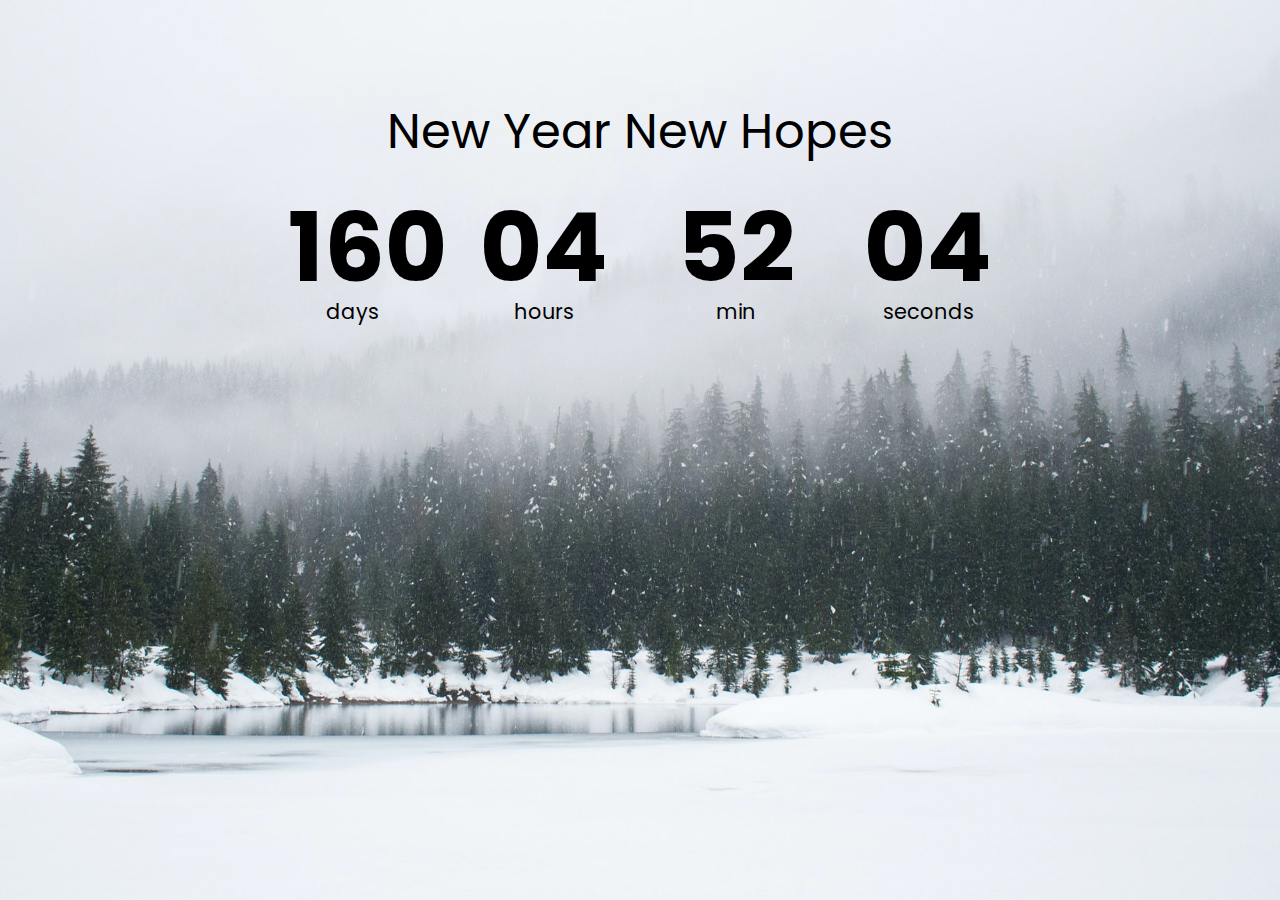
<file: CountdownTimer/index.html>
<!doctype html>
<html lang="en">
<head>
    <meta charset="UTF-8">
    <meta name="viewport"
          content="width=device-width, user-scalable=no, initial-scale=1.0, maximum-scale=1.0, minimum-scale=1.0">
    <meta http-equiv="X-UA-Compatible" content="ie=edge">
    <title>countdown timer</title>
    <link rel="stylesheet", href="style.css">
    <script src="script.js" defer></script>
</head>
<body>
    <h1>New Year New Hopes</h1>
    <div class="countdown-container">
        <div class="days-c , countdown-el">
            <div class="big-text" id="days">0</div>
            <span>days</span>
        </div>
        <div class="hours-c , countdown-el">
            <div class="big-text" id="hours">0</div>
            <span>hours</span>
        </div>
        <div class="min-c , countdown-el">
            <div class="big-text" id="mins">0</div>
            <span>min</span>
        </div>
        <div class="seconds-c , countdown-el">
            <div class="big-text" id="seconds">0</div>
            <span>seconds</span>
        </div>
    </div>

</body>
</html>
</file>
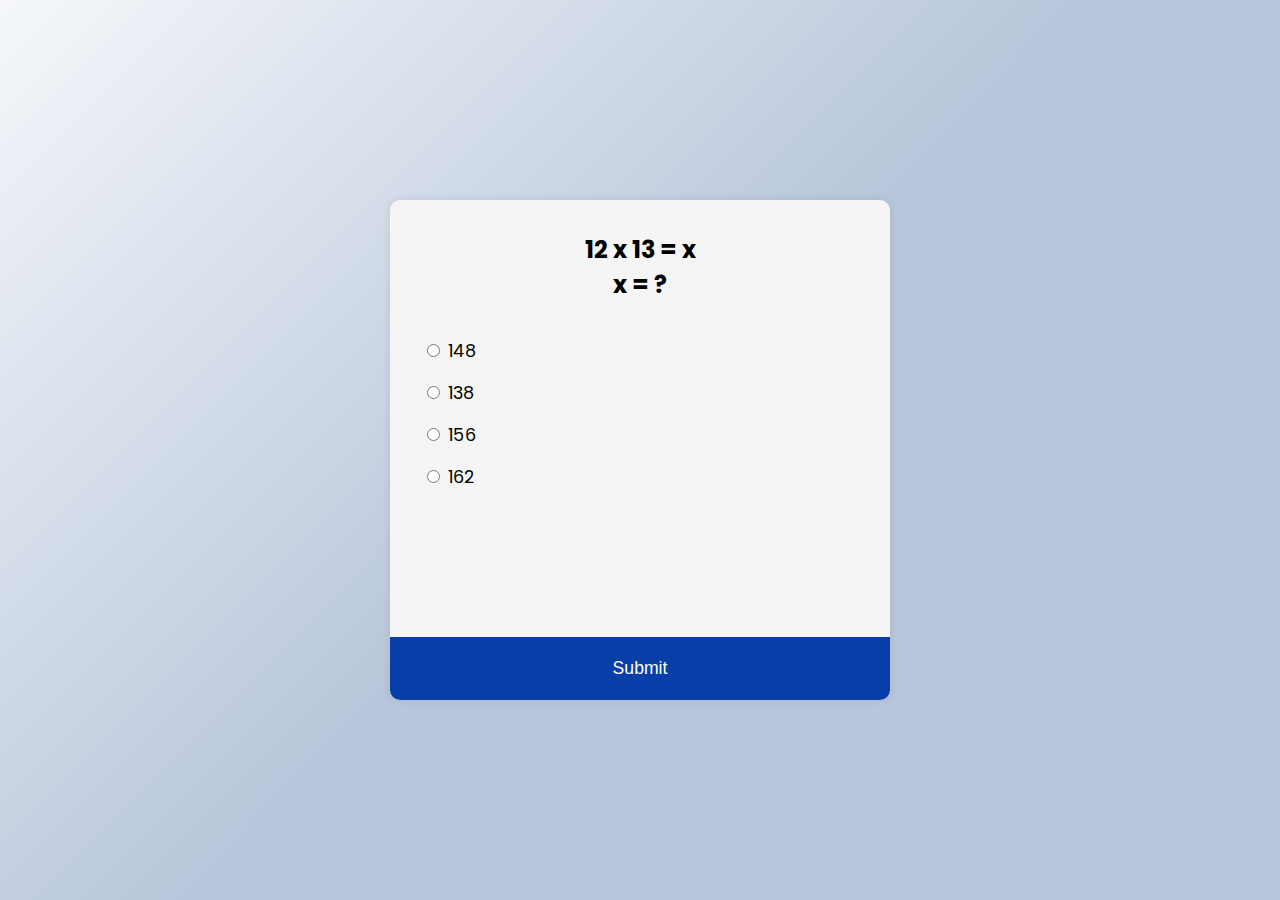
<file: QuizApp/index.html>
<!doctype html>
<html lang="en">
<head>
    <meta charset="UTF-8">
    <meta name="viewport"
          content="width=device-width, user-scalable=no, initial-scale=1.0, maximum-scale=1.0, minimum-scale=1.0">
    <meta http-equiv="X-UA-Compatible" content="ie=edge">
    <title>Quiz App</title>
    <link rel="stylesheet", href="style.css">
    <script src="script.js" defer></script>
</head>
<body>
    <div class="main-container" id="quiz">
        <h2 id="question">Question Text</h2>
        <div class="answer-container">
            <ul>
                <li>
                    <input type="radio" name="answer"  class="answer" id="a">
                    <label for="a" id="a_text">deneme</label>
                </li>
                <li>
                    <input type="radio" name="answer"  class="answer" id="b">
                    <label for="b" id="b_text">deneme</label>
                </li>
                <li>
                    <input type="radio" name="answer"  class="answer" id="c">
                    <label for="c" id="c_text">deneme</label>
                </li>
                <li>
                    <input type="radio" name="answer" class="answer"  id="d">
                    <label for="d" id="d_text">deneme</label>
                </li>
            </ul>
        </div>
        <button id="submit">Submit</button>
    </div>
</body>
</html>
</file>
<file: CountdownTimer/style.css>
@import url('https://fonts.googleapis.com/css2?family=Poppins&display=swap');

*{
    box-sizing: border-box;
}

body{
    background-image: url("./snow.jpg");
    font-family:"Poppins", sans-serif ;
    min-height: 100vh;
    background-size: cover;
    background-position: center center;
    margin:0;
    display: flex;
    flex-direction: column;
    align-items: center;

}
h1{
    font-weight: normal;
    font-size: 3rem ;
    margin-top: 6rem;
}
.countdown-container{
    display: flex;
    width: 100%;
    justify-content: center;
    flex-wrap: wrap;
}
.big-text{
    font-weight: bold;
    font-size: 6rem;
    margin: 0 2rem;
    line-height: 1;
}
.countdown-el{
    text-align: center;
    width: 12rem;


}
.countdown-el span{
    font-size: 1.3rem
}
</file>
<file: QuizApp/style.css>
@import url('https://fonts.googleapis.com/css2?family=Poppins&display=swap');

*{
    box-sizing: border-box;
}
body{
    font-family: "Poppins", sans-serif;
    background-image: linear-gradient(315deg, #b8c6db 50%, #f5f7fa 100%);
    display: flex;
    align-items: center;
    justify-content: center;
    flex-direction: column;
    min-height: 100vh;
    margin:0;
}
.main-container{
    position: relative;
    border-radius: 10px;
    background-color: whitesmoke;
    width: 500px;
    height: 500px;
    box-shadow: 0 0 10px rgba(0,0,0,0.1);
}
.main-container > h2{
    display: inline-block;
    width: 100%;
    height: 1.3rem;
    font-size:1.5rem ;
    text-align: center;
    margin: 2rem 0 4.3rem 0;
}

ul{
    list-style: none;
    padding: 0;
    margin-left: 2rem;
}
ul li{
    margin: 1rem 0;
    font-size: 1.1rem;
}
input,label{
    cursor: pointer;
}
.main-container > button{
    position: absolute;
    bottom: 0;
    width: 100%;
    cursor:pointer;
    padding: 1.3rem;
    border: none;
    background-color: #083ea7;
    font-size: 1.1rem;
    color: white;
    border-radius: 0 0 10px 10px;

}
.main-container > button:hover{
    background-color: #083e78;
}
.result{
    font-size: 1.5rem;
    text-align: center;
    margin-top: 6rem;
}
</file>
